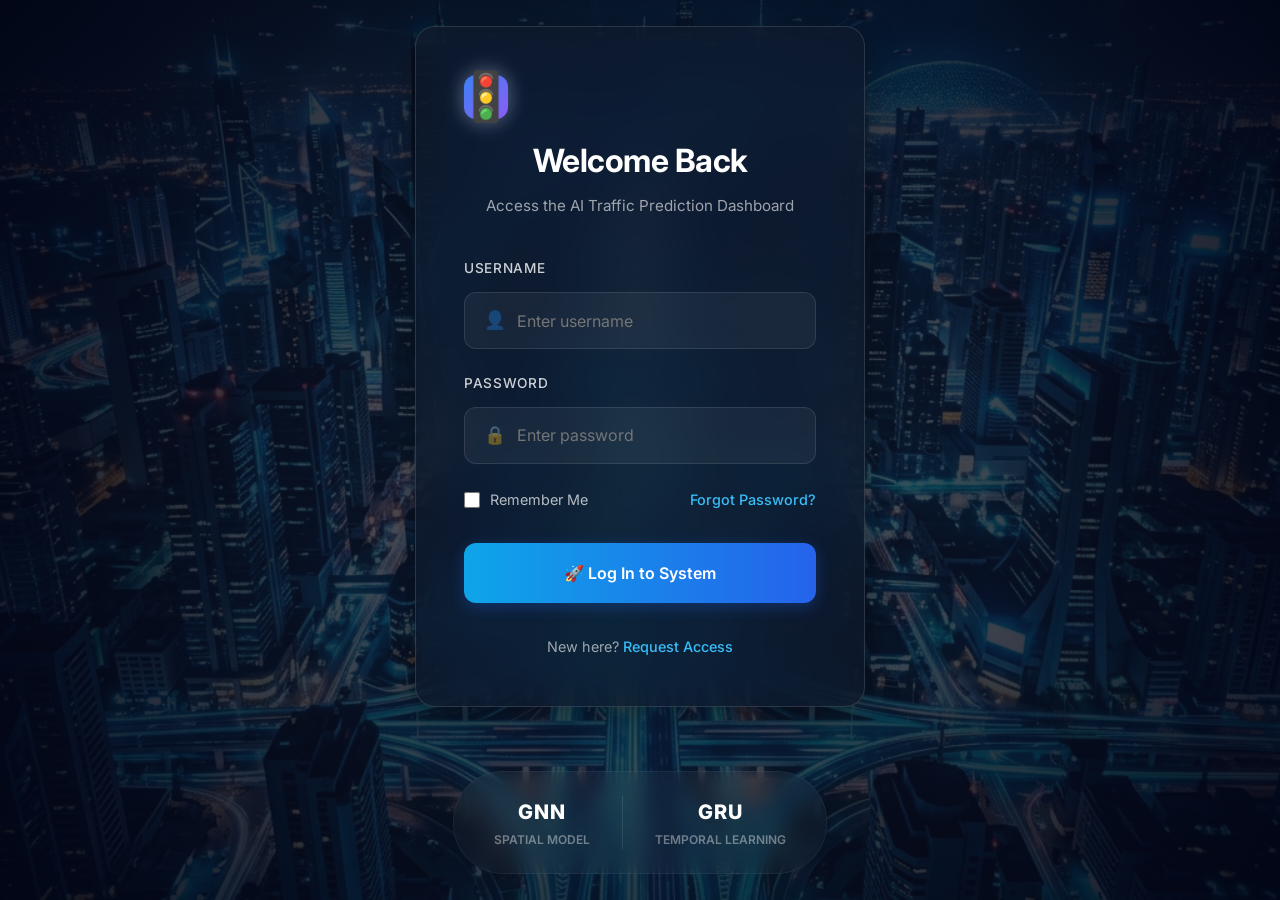
<file: frontend/login.html>
<!DOCTYPE html>
<html lang="en">
<head>
    <meta charset="UTF-8">
    <meta name="viewport" content="width=device-width, initial-scale=1.0">
    <title>Login — AI Traffic Prediction System</title>
    <!-- Custom Styles -->
    <link rel="stylesheet" href="css/style.css">
    <link rel="stylesheet" href="css/login.css">
</head>
<body>

    <div class="login-container">
        <!-- Animated Background Image -->
        <div class="login-bg" id="loginBg"></div>
        <div class="login-overlay"></div>

        <!-- Login Card -->
        <div class="login-card glass-card">
            <div class="login-header">
                <div class="logo">🚦</div>
                <h1>Welcome Back</h1>
                <p>Access the AI Traffic Prediction Dashboard</p>
            </div>

            <form class="login-form" id="loginForm">
                <div class="form-group">
                    <label for="username">Username</label>
                    <div class="input-wrapper">
                        <span class="input-icon">👤</span>
                        <input type="text" id="username" placeholder="Enter username" required autocomplete="username">
                    </div>
                </div>

                <div class="form-group">
                    <label for="password">Password</label>
                    <div class="input-wrapper">
                        <span class="input-icon">🔒</span>
                        <input type="password" id="password" placeholder="Enter password" required autocomplete="current-password">
                    </div>
                </div>

                <div class="login-options">
                    <label class="checkbox-container">
                        <input type="checkbox" id="rememberMe">
                        <span class="checkmark"></span>
                        Remember Me
                    </label>
                    <a href="#" class="forgot-password">Forgot Password?</a>
                </div>

                <button type="submit" class="btn-primary" id="loginBtn">
                    🚀 Log In to System
                </button>
            </form>

            <div class="login-footer">
                <p>New here? <a href="#">Request Access</a></p>
            </div>
            
            <div id="errorMsg" class="error-message"></div>
        </div>

        <!-- Branding / Tech Info -->
        <div class="tech-brand">
            <div class="brand-item">
                <span class="brand-val">GNN</span>
                <span class="brand-label">Spatial Model</span>
            </div>
            <div class="brand-divider"></div>
            <div class="brand-item">
                <span class="brand-val">GRU</span>
                <span class="brand-label">Temporal Learning</span>
            </div>
        </div>
    </div>

    <!-- Toast Container -->
    <div class="toast-container" id="toastContainer"></div>

    <!-- Auth Script -->
    <script src="js/auth.js"></script>
    <script>
        // Form handling
        document.getElementById('loginForm').addEventListener('submit', async (e) => {
            e.preventDefault();
            const btn = document.getElementById('loginBtn');
            const user = document.getElementById('username').value;
            const pass = document.getElementById('password').value;
            const errorEl = document.getElementById('errorMsg');

            btn.disabled = true;
            btn.innerHTML = '<span class="spinner"></span> Authenticating...';
            errorEl.style.display = 'none';

            try {
                const response = await fetch('/login', {
                    method: 'POST',
                    headers: { 'Content-Type': 'application/json' },
                    body: JSON.stringify({ username: user, password: pass })
                });

                if (response.ok) {
                    const data = await response.json();
                    Auth.saveSession(data.token, user);
                    window.location.href = '/app';
                } else {
                    const err = await response.json();
                    throw new Error(err.detail || 'Login failed');
                }
            } catch (error) {
                errorEl.textContent = error.message;
                errorEl.style.display = 'block';
                btn.disabled = false;
                btn.innerHTML = '🚀 Log In to System';
            }
        });
    </script>
</body>
</html>
</file>
<file: frontend/css/style.css>
/* ═══════════════════════════════════════════════════════════════════════════
   AI Traffic Prediction & Smart Routing System
   Premium Dark Theme with Glassmorphism
   ═══════════════════════════════════════════════════════════════════════════ */

/* ─── Google Fonts ─────────────────────────────────────────────────────────── */
@import url('https://fonts.googleapis.com/css2?family=Inter:wght@300;400;500;600;700;800&family=JetBrains+Mono:wght@400;500&display=swap');

/* ─── CSS Variables ────────────────────────────────────────────────────────── */
:root {
    --bg-primary: #0a0e1a;
    --bg-secondary: #111827;
    --bg-card: rgba(17, 24, 39, 0.8);
    --bg-glass: rgba(17, 24, 39, 0.6);

    --text-primary: #f1f5f9;
    --text-secondary: #94a3b8;
    --text-muted: #64748b;

    --accent-blue: #3b82f6;
    --accent-cyan: #06b6d4;
    --accent-purple: #8b5cf6;
    --accent-green: #10b981;
    --accent-amber: #f59e0b;
    --accent-red: #ef4444;
    --accent-pink: #ec4899;

    --gradient-primary: linear-gradient(135deg, #3b82f6, #8b5cf6);
    --gradient-accent: linear-gradient(135deg, #06b6d4, #3b82f6);
    --gradient-danger: linear-gradient(135deg, #ef4444, #ec4899);
    --gradient-success: linear-gradient(135deg, #10b981, #06b6d4);

    --border-color: rgba(148, 163, 184, 0.1);
    --border-glow: rgba(59, 130, 246, 0.3);

    --shadow-sm: 0 2px 8px rgba(0, 0, 0, 0.3);
    --shadow-md: 0 4px 16px rgba(0, 0, 0, 0.4);
    --shadow-lg: 0 8px 32px rgba(0, 0, 0, 0.5);
    --shadow-glow: 0 0 20px rgba(59, 130, 246, 0.15);

    --radius-sm: 8px;
    --radius-md: 12px;
    --radius-lg: 16px;
    --radius-xl: 24px;

    --font-main: 'Inter', -apple-system, BlinkMacSystemFont, sans-serif;
    --font-mono: 'JetBrains Mono', monospace;

    --transition-fast: 0.15s ease;
    --transition-normal: 0.3s ease;
    --transition-slow: 0.5s ease;
}

/* ─── Reset & Base ─────────────────────────────────────────────────────────── */
*, *::before, *::after {
    margin: 0;
    padding: 0;
    box-sizing: border-box;
}

html {
    scroll-behavior: smooth;
    font-size: 16px;
}

body {
    font-family: var(--font-main);
    background: var(--bg-primary);
    color: var(--text-primary);
    min-height: 100vh;
    overflow-x: hidden;
    line-height: 1.6;
}

/* Animated background gradient */
body::before {
    content: '';
    position: fixed;
    top: 0;
    left: 0;
    width: 100%;
    height: 100%;
    background:
        radial-gradient(ellipse at 20% 20%, rgba(59, 130, 246, 0.08) 0%, transparent 50%),
        radial-gradient(ellipse at 80% 80%, rgba(139, 92, 246, 0.06) 0%, transparent 50%),
        radial-gradient(ellipse at 50% 50%, rgba(6, 182, 212, 0.04) 0%, transparent 50%);
    pointer-events: none;
    z-index: 0;
    animation: bgPulse 15s ease-in-out infinite alternate;
}

@keyframes bgPulse {
    0% { opacity: 0.6; }
    100% { opacity: 1; }
}

/* ─── Scrollbar ────────────────────────────────────────────────────────────── */
::-webkit-scrollbar {
    width: 6px;
    height: 6px;
}

::-webkit-scrollbar-track {
    background: var(--bg-secondary);
}

::-webkit-scrollbar-thumb {
    background: var(--accent-blue);
    border-radius: 3px;
}

::-webkit-scrollbar-thumb:hover {
    background: var(--accent-cyan);
}

/* ─── Header ───────────────────────────────────────────────────────────────── */
.header {
    position: relative;
    z-index: 10;
    background: var(--bg-glass);
    backdrop-filter: blur(20px);
    -webkit-backdrop-filter: blur(20px);
    border-bottom: 1px solid var(--border-color);
    padding: 16px 32px;
    display: flex;
    align-items: center;
    justify-content: space-between;
}

.header-left {
    display: flex;
    align-items: center;
    gap: 16px;
}

.logo {
    width: 44px;
    height: 44px;
    background: var(--gradient-primary);
    border-radius: var(--radius-md);
    display: flex;
    align-items: center;
    justify-content: center;
    font-size: 22px;
    box-shadow: var(--shadow-glow);
    animation: logoPulse 3s ease-in-out infinite;
}

@keyframes logoPulse {
    0%, 100% { box-shadow: var(--shadow-glow); }
    50% { box-shadow: 0 0 30px rgba(59, 130, 246, 0.3); }
}

.header-title h1 {
    font-size: 1.25rem;
    font-weight: 700;
    background: var(--gradient-primary);
    -webkit-background-clip: text;
    -webkit-text-fill-color: transparent;
    background-clip: text;
}

.header-title p {
    font-size: 0.75rem;
    color: var(--text-muted);
    font-weight: 400;
}

.header-right {
    display: flex;
    align-items: center;
    gap: 16px;
}

.btn-logout {
    padding: 8px 14px;
    background: rgba(239, 68, 68, 0.1);
    border: 1px solid rgba(239, 68, 68, 0.2);
    border-radius: var(--radius-xl);
    font-size: 0.8rem;
    color: #fca5a5;
    font-weight: 500;
    cursor: pointer;
    transition: all var(--transition-fast);
}

.btn-logout:hover {
    background: rgba(239, 68, 68, 0.2);
    border-color: rgba(239, 68, 68, 0.4);
    color: #fff;
    transform: translateY(-1px);
}

.status-badge {
    display: flex;
    align-items: center;
    gap: 8px;
    padding: 8px 16px;
    background: rgba(16, 185, 129, 0.1);
    border: 1px solid rgba(16, 185, 129, 0.2);
    border-radius: var(--radius-xl);
    font-size: 0.8rem;
    color: var(--accent-green);
    font-weight: 500;
}

.status-dot {
    width: 8px;
    height: 8px;
    background: var(--accent-green);
    border-radius: 50%;
    animation: statusPulse 2s ease-in-out infinite;
}

@keyframes statusPulse {
    0%, 100% { opacity: 1; transform: scale(1); }
    50% { opacity: 0.5; transform: scale(0.8); }
}

.model-badge {
    padding: 8px 16px;
    background: rgba(139, 92, 246, 0.1);
    border: 1px solid rgba(139, 92, 246, 0.2);
    border-radius: var(--radius-xl);
    font-size: 0.8rem;
    color: var(--accent-purple);
    font-weight: 500;
    font-family: var(--font-mono);
}

/* ─── Main Layout ──────────────────────────────────────────────────────────── */
.main-container {
    position: relative;
    z-index: 1;
    display: grid;
    grid-template-columns: 340px 1fr 340px;
    gap: 20px;
    padding: 20px 24px;
    height: calc(100vh - 80px);
    max-height: calc(100vh - 80px);
}

/* ─── Glass Card ───────────────────────────────────────────────────────────── */
.glass-card {
    background: var(--bg-glass);
    backdrop-filter: blur(16px);
    -webkit-backdrop-filter: blur(16px);
    border: 1px solid var(--border-color);
    border-radius: var(--radius-lg);
    overflow: hidden;
    transition: border-color var(--transition-normal), box-shadow var(--transition-normal);
}

.glass-card:hover {
    border-color: var(--border-glow);
    box-shadow: var(--shadow-glow);
}

.card-header {
    padding: 16px 20px;
    border-bottom: 1px solid var(--border-color);
    display: flex;
    align-items: center;
    justify-content: space-between;
}

.card-header h2 {
    font-size: 0.95rem;
    font-weight: 600;
    display: flex;
    align-items: center;
    gap: 8px;
}

.card-header h2 .icon {
    font-size: 1.1rem;
}

.card-body {
    padding: 16px 20px;
    overflow-y: auto;
}

/* ─── Left Panel: Controls ─────────────────────────────────────────────────── */
.left-panel {
    display: flex;
    flex-direction: column;
    gap: 16px;
    overflow-y: auto;
}

/* ─── Route Finder ─────────────────────────────────────────────────────────── */
.form-group {
    margin-bottom: 14px;
}

.form-group label {
    display: block;
    font-size: 0.78rem;
    font-weight: 500;
    color: var(--text-secondary);
    margin-bottom: 6px;
    text-transform: uppercase;
    letter-spacing: 0.5px;
}

.form-group select,
.form-group input {
    width: 100%;
    padding: 10px 14px;
    background: rgba(15, 23, 42, 0.8);
    border: 1px solid var(--border-color);
    border-radius: var(--radius-sm);
    color: var(--text-primary);
    font-family: var(--font-main);
    font-size: 0.88rem;
    outline: none;
    transition: border-color var(--transition-fast), box-shadow var(--transition-fast);
}

.form-group select:focus,
.form-group input:focus {
    border-color: var(--accent-blue);
    box-shadow: 0 0 0 3px rgba(59, 130, 246, 0.15);
}

.form-group select option {
    background: var(--bg-secondary);
    color: var(--text-primary);
}

/* Vehicle Type Selector */
.vehicle-selector {
    display: grid;
    grid-template-columns: repeat(3, 1fr);
    gap: 8px;
    margin-bottom: 14px;
}

.vehicle-btn {
    padding: 10px 8px;
    background: rgba(15, 23, 42, 0.6);
    border: 1px solid var(--border-color);
    border-radius: var(--radius-sm);
    color: var(--text-secondary);
    font-size: 0.72rem;
    font-weight: 500;
    cursor: pointer;
    transition: all var(--transition-fast);
    text-align: center;
    font-family: var(--font-main);
}

.vehicle-btn .vehicle-icon {
    font-size: 1.2rem;
    display: block;
    margin-bottom: 4px;
}

.vehicle-btn:hover {
    border-color: var(--accent-blue);
    background: rgba(59, 130, 246, 0.08);
}

.vehicle-btn.active {
    border-color: var(--accent-blue);
    background: rgba(59, 130, 246, 0.15);
    color: var(--accent-blue);
    box-shadow: 0 0 12px rgba(59, 130, 246, 0.1);
}

.vehicle-btn.active.emergency {
    border-color: var(--accent-red);
    background: rgba(239, 68, 68, 0.15);
    color: var(--accent-red);
    box-shadow: 0 0 12px rgba(239, 68, 68, 0.1);
}

.vehicle-btn.active.heavy {
    border-color: var(--accent-amber);
    background: rgba(245, 158, 11, 0.15);
    color: var(--accent-amber);
    box-shadow: 0 0 12px rgba(245, 158, 11, 0.1);
}

/* Buttons */
.btn-primary {
    width: 100%;
    padding: 12px 20px;
    background: var(--gradient-primary);
    border: none;
    border-radius: var(--radius-sm);
    color: white;
    font-family: var(--font-main);
    font-size: 0.88rem;
    font-weight: 600;
    cursor: pointer;
    transition: all var(--transition-normal);
    display: flex;
    align-items: center;
    justify-content: center;
    gap: 8px;
    position: relative;
    overflow: hidden;
}

.btn-primary::before {
    content: '';
    position: absolute;
    top: 0;
    left: -100%;
    width: 100%;
    height: 100%;
    background: linear-gradient(90deg, transparent, rgba(255,255,255,0.15), transparent);
    transition: left 0.5s ease;
}

.btn-primary:hover::before {
    left: 100%;
}

.btn-primary:hover {
    transform: translateY(-1px);
    box-shadow: 0 4px 20px rgba(59, 130, 246, 0.3);
}

.btn-primary:active {
    transform: translateY(0);
}

.btn-secondary {
    width: 100%;
    padding: 10px 16px;
    background: rgba(15, 23, 42, 0.6);
    border: 1px solid var(--border-color);
    border-radius: var(--radius-sm);
    color: var(--text-secondary);
    font-family: var(--font-main);
    font-size: 0.82rem;
    font-weight: 500;
    cursor: pointer;
    transition: all var(--transition-fast);
    display: flex;
    align-items: center;
    justify-content: center;
    gap: 6px;
}

.btn-secondary:hover {
    border-color: var(--accent-cyan);
    color: var(--accent-cyan);
    background: rgba(6, 182, 212, 0.08);
}

/* ─── Route Result ─────────────────────────────────────────────────────────── */
.route-result {
    display: none;
    margin-top: 12px;
}

.route-result.show {
    display: block;
    animation: fadeInUp 0.4s ease;
}

@keyframes fadeInUp {
    from { opacity: 0; transform: translateY(10px); }
    to { opacity: 1; transform: translateY(0); }
}

.route-info {
    padding: 12px;
    background: rgba(15, 23, 42, 0.5);
    border-radius: var(--radius-sm);
    border: 1px solid var(--border-color);
}

.route-info .route-label {
    font-size: 0.72rem;
    color: var(--text-muted);
    text-transform: uppercase;
    letter-spacing: 0.5px;
    margin-bottom: 4px;
}

.route-info .route-path {
    display: flex;
    align-items: center;
    flex-wrap: wrap;
    gap: 4px;
    margin: 8px 0;
}

.route-node {
    padding: 4px 10px;
    background: rgba(59, 130, 246, 0.15);
    border: 1px solid rgba(59, 130, 246, 0.25);
    border-radius: var(--radius-sm);
    font-size: 0.78rem;
    font-weight: 600;
    color: var(--accent-blue);
    font-family: var(--font-mono);
}

.route-arrow {
    color: var(--text-muted);
    font-size: 0.8rem;
}

.route-meta {
    display: grid;
    grid-template-columns: 1fr 1fr;
    gap: 8px;
    margin-top: 10px;
}

.route-meta-item {
    padding: 8px 10px;
    background: rgba(15, 23, 42, 0.4);
    border-radius: var(--radius-sm);
    border: 1px solid var(--border-color);
}

.route-meta-item .meta-label {
    font-size: 0.68rem;
    color: var(--text-muted);
    text-transform: uppercase;
    letter-spacing: 0.3px;
}

.route-meta-item .meta-value {
    font-size: 0.95rem;
    font-weight: 600;
    color: var(--text-primary);
    font-family: var(--font-mono);
}

/* ─── Center: Map ──────────────────────────────────────────────────────────── */
.center-panel {
    display: flex;
    flex-direction: column;
    gap: 16px;
}

.map-container {
    flex: 1;
    min-height: 0;
}

.map-container .card-body {
    padding: 0;
    height: calc(100% - 52px);
}

#traffic-map {
    width: 100%;
    height: 100%;
    border-radius: 0 0 var(--radius-lg) var(--radius-lg);
}

/* Leaflet custom styles */
.leaflet-control-zoom {
    border: none !important;
}

.leaflet-control-zoom a {
    background: var(--bg-card) !important;
    color: var(--text-primary) !important;
    border: 1px solid var(--border-color) !important;
    width: 32px !important;
    height: 32px !important;
    line-height: 32px !important;
    font-size: 16px !important;
}

.leaflet-control-zoom a:hover {
    background: var(--bg-secondary) !important;
}

/* Custom map popups */
.custom-popup .leaflet-popup-content-wrapper {
    background: var(--bg-card);
    color: var(--text-primary);
    border: 1px solid var(--border-color);
    border-radius: var(--radius-md);
    box-shadow: var(--shadow-lg);
    backdrop-filter: blur(10px);
}

.custom-popup .leaflet-popup-tip {
    background: var(--bg-card);
    border: 1px solid var(--border-color);
}

.popup-content {
    padding: 4px;
}

.popup-content h3 {
    font-size: 0.88rem;
    font-weight: 600;
    margin-bottom: 6px;
    color: var(--text-primary);
}

.popup-content .popup-type {
    font-size: 0.72rem;
    padding: 2px 8px;
    border-radius: 4px;
    display: inline-block;
    margin-bottom: 6px;
}

.popup-content .popup-congestion {
    font-size: 0.8rem;
    font-weight: 500;
}

/* Stats Bar */
.stats-bar {
    display: grid;
    grid-template-columns: repeat(4, 1fr);
    gap: 12px;
}

.stat-card {
    background: var(--bg-glass);
    backdrop-filter: blur(16px);
    padding: 14px 16px;
    border-radius: var(--radius-md);
    border: 1px solid var(--border-color);
    text-align: center;
    transition: all var(--transition-normal);
}

.stat-card:hover {
    border-color: var(--border-glow);
    transform: translateY(-2px);
    box-shadow: var(--shadow-glow);
}

.stat-value {
    font-size: 1.5rem;
    font-weight: 700;
    font-family: var(--font-mono);
    background: var(--gradient-primary);
    -webkit-background-clip: text;
    -webkit-text-fill-color: transparent;
    background-clip: text;
}

.stat-label {
    font-size: 0.7rem;
    color: var(--text-muted);
    text-transform: uppercase;
    letter-spacing: 0.5px;
    margin-top: 2px;
}

/* ─── Right Panel: Info ────────────────────────────────────────────────────── */
.right-panel {
    display: flex;
    flex-direction: column;
    gap: 16px;
    overflow-y: auto;
}

/* Congestion List */
.congestion-list {
    list-style: none;
}

.congestion-item {
    display: flex;
    align-items: center;
    justify-content: space-between;
    padding: 10px 12px;
    border-bottom: 1px solid var(--border-color);
    transition: background var(--transition-fast);
}

.congestion-item:last-child {
    border-bottom: none;
}

.congestion-item:hover {
    background: rgba(59, 130, 246, 0.05);
}

.congestion-left {
    display: flex;
    align-items: center;
    gap: 10px;
}

.node-badge {
    width: 32px;
    height: 32px;
    border-radius: var(--radius-sm);
    display: flex;
    align-items: center;
    justify-content: center;
    font-weight: 700;
    font-size: 0.78rem;
    font-family: var(--font-mono);
}

.node-badge.high {
    background: rgba(239, 68, 68, 0.15);
    color: var(--accent-red);
    border: 1px solid rgba(239, 68, 68, 0.3);
}

.node-badge.medium {
    background: rgba(245, 158, 11, 0.15);
    color: var(--accent-amber);
    border: 1px solid rgba(245, 158, 11, 0.3);
}

.node-badge.low {
    background: rgba(16, 185, 129, 0.15);
    color: var(--accent-green);
    border: 1px solid rgba(16, 185, 129, 0.3);
}

.congestion-name {
    font-size: 0.82rem;
    font-weight: 500;
}

.congestion-type {
    font-size: 0.68rem;
    color: var(--text-muted);
}

.congestion-right {
    text-align: right;
}

.congestion-bar-container {
    width: 60px;
    height: 6px;
    background: rgba(15, 23, 42, 0.6);
    border-radius: 3px;
    overflow: hidden;
    margin-bottom: 4px;
}

.congestion-bar {
    height: 100%;
    border-radius: 3px;
    transition: width 0.6s ease;
}

.congestion-bar.high {
    background: var(--gradient-danger);
}

.congestion-bar.medium {
    background: linear-gradient(90deg, var(--accent-amber), var(--accent-red));
}

.congestion-bar.low {
    background: var(--gradient-success);
}

.congestion-percent {
    font-size: 0.72rem;
    font-weight: 600;
    font-family: var(--font-mono);
}

.congestion-percent.high { color: var(--accent-red); }
.congestion-percent.medium { color: var(--accent-amber); }
.congestion-percent.low { color: var(--accent-green); }

/* ─── Charts ───────────────────────────────────────────────────────────────── */
.chart-container {
    height: 200px;
    padding: 12px;
}

/* ─── Legend ────────────────────────────────────────────────────────────────── */
.map-legend {
    display: flex;
    gap: 16px;
    flex-wrap: wrap;
}

.legend-item {
    display: flex;
    align-items: center;
    gap: 6px;
    font-size: 0.72rem;
    color: var(--text-secondary);
}

.legend-dot {
    width: 10px;
    height: 10px;
    border-radius: 50%;
}

.legend-dot.highway { background: var(--accent-blue); }
.legend-dot.main { background: var(--accent-purple); }
.legend-dot.narrow { background: var(--accent-amber); }
.legend-dot.low-traffic { background: var(--accent-green); }
.legend-dot.med-traffic { background: var(--accent-amber); }
.legend-dot.high-traffic { background: var(--accent-red); }

/* ─── Loading Spinner ──────────────────────────────────────────────────────── */
.spinner {
    display: inline-block;
    width: 16px;
    height: 16px;
    border: 2px solid rgba(255, 255, 255, 0.2);
    border-top-color: white;
    border-radius: 50%;
    animation: spin 0.6s linear infinite;
}

@keyframes spin {
    to { transform: rotate(360deg); }
}

.loading-overlay {
    position: absolute;
    top: 0;
    left: 0;
    right: 0;
    bottom: 0;
    background: rgba(10, 14, 26, 0.8);
    display: flex;
    align-items: center;
    justify-content: center;
    flex-direction: column;
    gap: 12px;
    z-index: 100;
    border-radius: var(--radius-lg);
}

.loading-overlay .spinner {
    width: 32px;
    height: 32px;
    border-width: 3px;
    border-top-color: var(--accent-blue);
}

.loading-text {
    font-size: 0.85rem;
    color: var(--text-secondary);
}

/* ─── Toast Notifications ──────────────────────────────────────────────────── */
.toast-container {
    position: fixed;
    top: 90px;
    right: 24px;
    z-index: 1000;
    display: flex;
    flex-direction: column;
    gap: 8px;
}

.toast {
    padding: 12px 20px;
    background: var(--bg-card);
    backdrop-filter: blur(16px);
    border: 1px solid var(--border-color);
    border-radius: var(--radius-md);
    box-shadow: var(--shadow-lg);
    font-size: 0.85rem;
    color: var(--text-primary);
    display: flex;
    align-items: center;
    gap: 10px;
    animation: toastIn 0.3s ease;
    max-width: 360px;
}

.toast.success {
    border-left: 3px solid var(--accent-green);
}

.toast.error {
    border-left: 3px solid var(--accent-red);
}

.toast.info {
    border-left: 3px solid var(--accent-blue);
}

@keyframes toastIn {
    from { opacity: 0; transform: translateX(20px); }
    to { opacity: 1; transform: translateX(0); }
}

@keyframes toastOut {
    from { opacity: 1; transform: translateX(0); }
    to { opacity: 0; transform: translateX(20px); }
}

/* ─── Feature Tags ─────────────────────────────────────────────────────────── */
.feature-tags {
    display: flex;
    flex-wrap: wrap;
    gap: 6px;
    margin-top: 8px;
}

.feature-tag {
    padding: 3px 8px;
    font-size: 0.68rem;
    border-radius: 4px;
    background: rgba(6, 182, 212, 0.1);
    color: var(--accent-cyan);
    border: 1px solid rgba(6, 182, 212, 0.2);
}

/* ─── Responsive ───────────────────────────────────────────────────────────── */
@media (max-width: 1200px) {
    .main-container {
        grid-template-columns: 1fr;
        height: auto;
        max-height: none;
    }

    .map-container {
        min-height: 400px;
    }

    .stats-bar {
        grid-template-columns: repeat(2, 1fr);
    }

    .header {
        padding: 12px 16px;
    }
}

@media (max-width: 768px) {
    .header {
        flex-direction: column;
        gap: 12px;
    }

    .stats-bar {
        grid-template-columns: 1fr 1fr;
    }

    .vehicle-selector {
        grid-template-columns: 1fr;
    }

    .main-container {
        padding: 12px;
        gap: 12px;
    }
}
</file>
<file: frontend/css/login.css>
/**
 * Login Page Specific Styles
 * Enhances the base design system with glassmorphic login components
 */

:root {
    --login-gradient: linear-gradient(135deg, rgba(30, 41, 59, 0.8), rgba(15, 23, 42, 0.9));
    --input-focus: rgba(30, 161, 255, 0.3);
}

body, html {
    margin: 0;
    padding: 0;
    height: 100%;
    width: 100%;
    overflow: hidden;
    font-family: 'Inter', sans-serif;
    background-color: #020617;
}

.login-container {
    height: 100vh;
    width: 100vw;
    display: flex;
    align-items: center;
    justify-content: center;
    flex-direction: column;
    position: relative;
    background: #020617;
}

.login-bg {
    position: absolute;
    top: 0;
    left: 0;
    right: 0;
    bottom: 0;
    background-image: url('../img/login_bg.png');
    background-size: cover;
    background-position: center;
    filter: brightness(0.6) saturate(1.2);
    z-index: 1;
    animation: bgPulse 20s infinite alternate;
}

@keyframes bgPulse {
    0% { transform: scale(1); }
    100% { transform: scale(1.1); }
}

.login-overlay {
    position: absolute;
    top: 0;
    left: 0;
    right: 0;
    bottom: 0;
    background: radial-gradient(circle at center, rgba(30, 41, 59, 0.4), rgba(2, 6, 23, 0.9));
    z-index: 2;
}

.login-card {
    width: 100%;
    max-width: 450px;
    padding: 3rem;
    z-index: 10;
    position: relative;
    backdrop-filter: blur(25px) saturate(180%);
    -webkit-backdrop-filter: blur(25px) saturate(180%);
    background-color: rgba(17, 25, 40, 0.75);
    border: 1px solid rgba(255, 255, 255, 0.125);
    box-shadow: 0 8px 32px 0 rgba(0, 0, 0, 0.37);
    border-radius: 20px;
}

.login-header {
    text-align: center;
    margin-bottom: 2.5rem;
}

.login-header .logo {
    font-size: 3rem;
    margin-bottom: 1rem;
    filter: drop-shadow(0 0 10px rgba(255, 255, 255, 0.3));
}

.login-header h1 {
    color: #fff;
    font-size: 2rem;
    font-weight: 700;
    margin-bottom: 0.5rem;
    letter-spacing: -0.5px;
}

.login-header p {
    color: rgba(255, 255, 255, 0.6);
    font-size: 0.95rem;
}

.login-form .form-group {
    margin-bottom: 1.5rem;
}

.form-group label {
    display: block;
    font-size: 0.85rem;
    font-weight: 500;
    color: rgba(255, 255, 255, 0.8);
    margin-bottom: 0.75rem;
    text-transform: uppercase;
    letter-spacing: 0.05em;
}

.input-wrapper {
    position: relative;
    display: flex;
    align-items: center;
}

.input-icon {
    position: absolute;
    left: 1.25rem;
    font-size: 1.1rem;
    color: rgba(255, 255, 255, 0.4);
}

.input-wrapper input {
    width: 100%;
    padding: 1.1rem 1.25rem 1.1rem 3.25rem;
    background: rgba(255, 255, 255, 0.05);
    border: 1px solid rgba(255, 255, 255, 0.1);
    color: #fff;
    border-radius: 12px;
    font-size: 1rem;
    transition: all 0.3s ease;
}

.input-wrapper input:focus {
    outline: none;
    border-color: #38bdf8;
    background: rgba(255, 255, 255, 0.08);
    box-shadow: 0 0 0 4px var(--input-focus);
}

.login-options {
    display: flex;
    justify-content: space-between;
    align-items: center;
    margin-bottom: 2rem;
    font-size: 0.9rem;
}

.checkbox-container {
    display: flex;
    align-items: center;
    color: rgba(255, 255, 255, 0.7);
    cursor: pointer;
}

.checkbox-container input {
    margin-right: 10px;
    width: 16px;
    height: 16px;
    cursor: pointer;
}

.forgot-password {
    color: #38bdf8;
    text-decoration: none;
    font-weight: 500;
    transition: color 0.2s ease;
}

.forgot-password:hover {
    color: #7dd3fc;
    text-decoration: underline;
}

.btn-primary {
    width: 100%;
    padding: 1.25rem;
    background: linear-gradient(90deg, #0ea5e9, #2563eb);
    color: white;
    border: none;
    border-radius: 12px;
    font-size: 1rem;
    font-weight: 600;
    cursor: pointer;
    transition: transform 0.3s ease, box-shadow 0.3s ease;
    box-shadow: 0 4px 15px rgba(37, 99, 235, 0.3);
}

.btn-primary:hover {
    transform: translateY(-2px);
    box-shadow: 0 6px 20px rgba(37, 99, 235, 0.5);
    background: linear-gradient(90deg, #0284c7, #1d4ed8);
}

.btn-primary:active {
    transform: translateY(0);
}

.login-footer {
    margin-top: 2rem;
    text-align: center;
    font-size: 0.9rem;
    color: rgba(255, 255, 255, 0.6);
}

.login-footer a {
    color: #38bdf8;
    text-decoration: none;
    font-weight: 500;
}

.tech-brand {
    display: flex;
    gap: 2rem;
    margin-top: 4rem;
    z-index: 10;
    position: relative;
    padding: 1.5rem 2.5rem;
    background: rgba(255, 255, 255, 0.03);
    border: 1px solid rgba(255, 255, 255, 0.05);
    border-radius: 50px;
    backdrop-filter: blur(10px);
}

.brand-item {
    display: flex;
    flex-direction: column;
    align-items: center;
}

.brand-val {
    color: #fff;
    font-weight: 800;
    font-size: 1.25rem;
    letter-spacing: 1px;
}

.brand-label {
    color: rgba(255, 255, 255, 0.4);
    font-size: 0.75rem;
    text-transform: uppercase;
    font-weight: 600;
    margin-top: 2px;
}

.brand-divider {
    width: 1px;
    background: rgba(255, 255, 255, 0.1);
}

.error-message {
    margin-top: 1.5rem;
    padding: 1rem;
    background: rgba(239, 68, 68, 0.15);
    border: 1px solid rgba(239, 68, 68, 0.3);
    border-radius: 8px;
    color: #fca5a5;
    font-size: 0.85rem;
    text-align: center;
    display: none;
    animation: shake 0.4s ease-in-out;
}

@keyframes shake {
    0%, 100% { transform: translateX(0); }
    25% { transform: translateX(-5px); }
    75% { transform: translateX(5px); }
}

.spinner {
    display: inline-block;
    width: 16px;
    height: 16px;
    border: 2px solid rgba(255, 255, 255, 0.3);
    border-radius: 50%;
    border-top-color: #fff;
    animation: spin 0.8s linear infinite;
    vertical-align: middle;
    margin-right: 8px;
}

@keyframes spin {
    to { transform: rotate(360deg); }
}

/* Mobile Adjustments */
@media (max-width: 500px) {
    .login-card {
        padding: 2rem;
        max-width: 90%;
    }
    
    .tech-brand {
        display: none;
    }
}
</file>
